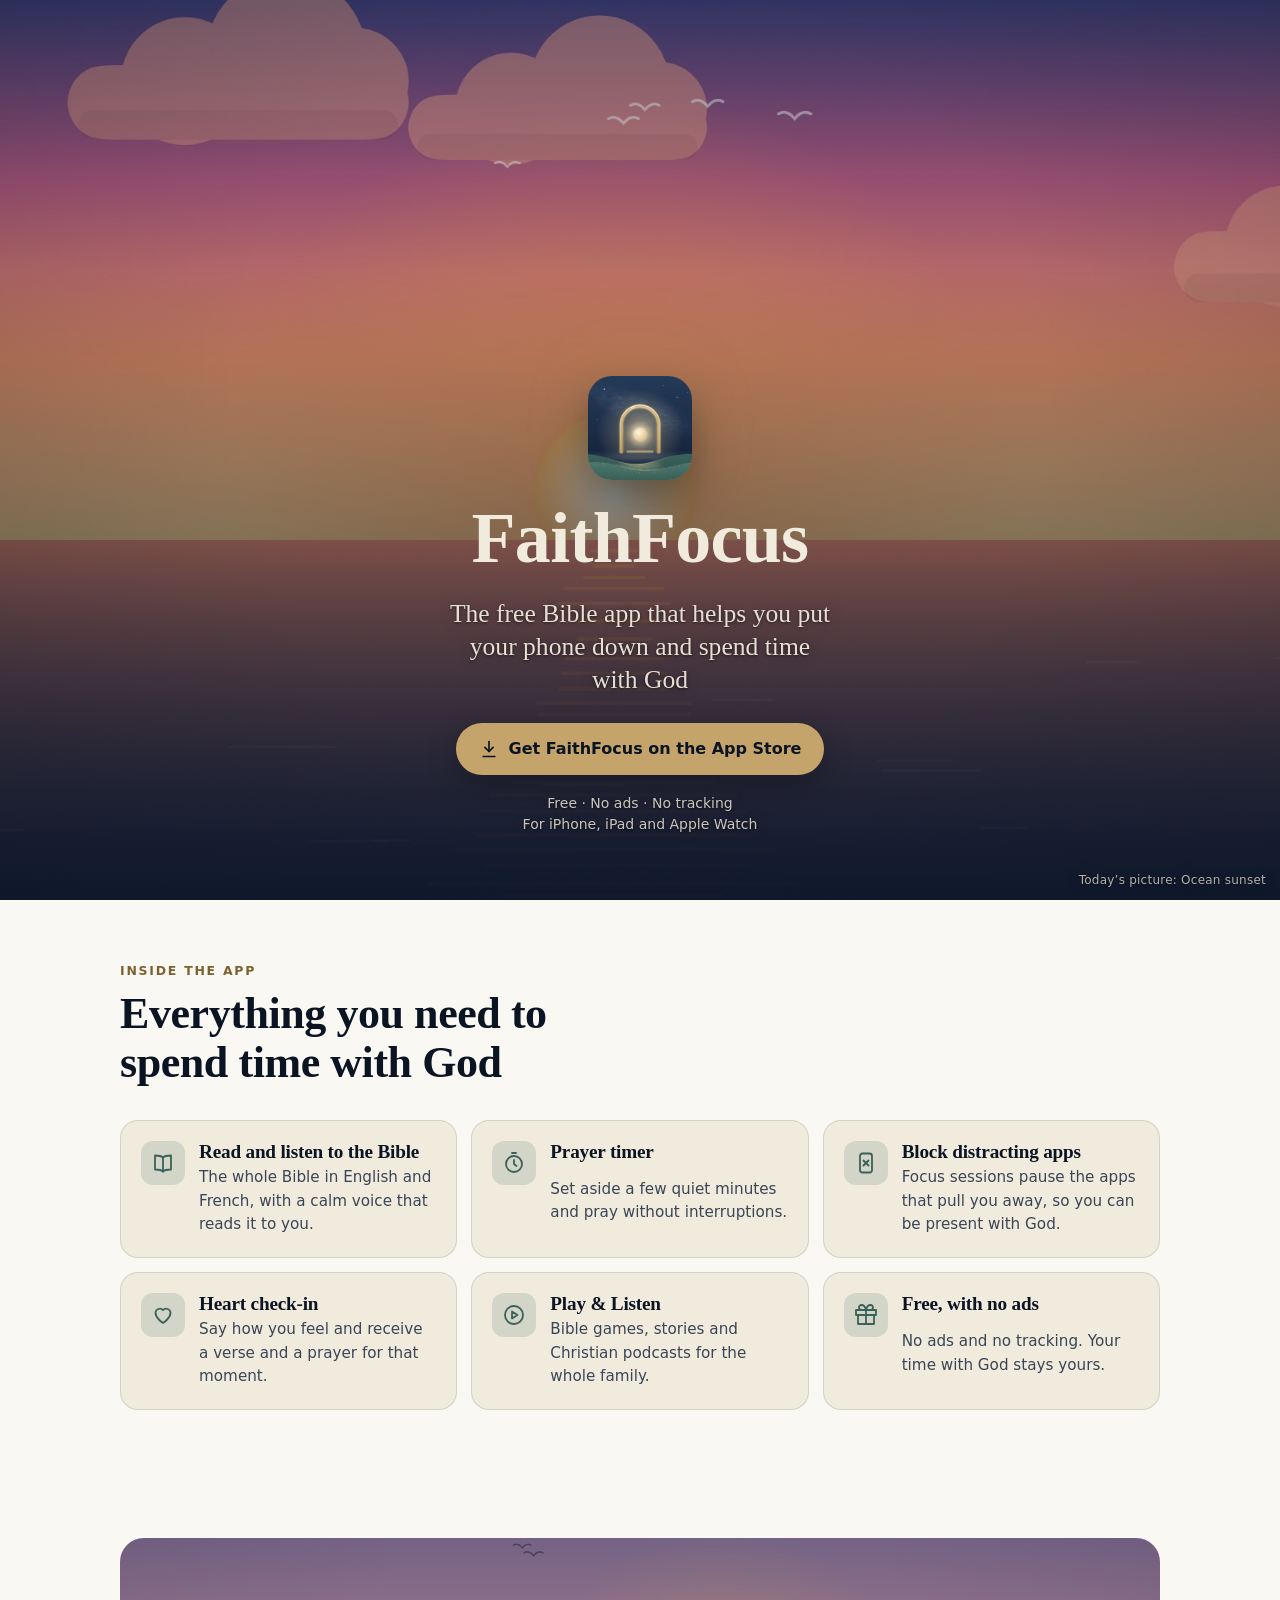
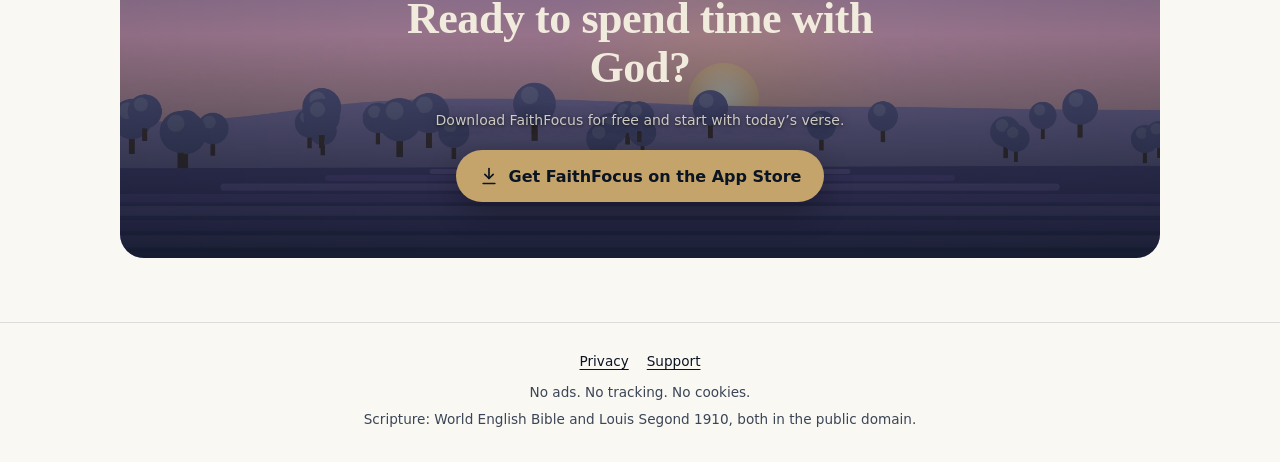
<file: index.html>
<!doctype html>
<html lang="en">
<head>
  <meta charset="utf-8">
  <meta name="viewport" content="width=device-width, initial-scale=1, viewport-fit=cover">
  <title>FaithFocus · Free Bible app</title>
  <meta name="description" content="The free Bible app that helps you put your phone down and spend time with God. Read and listen to the Bible, pray, block distracting apps. No ads, no tracking.">
  <meta http-equiv="Content-Security-Policy" content="default-src 'self'; script-src 'self'; style-src 'self'; font-src 'self'; img-src 'self' data:; connect-src 'self'; base-uri 'none'; form-action 'none'; object-src 'none'">
  <meta name="referrer" content="no-referrer">
  <meta name="theme-color" content="#0B1423">
  <meta name="apple-itunes-app" content="app-id=6830991960">

  <!-- Open Graph / Twitter. SITE BASE URL: https://faithfocusapp.github.io (see README.md to change it). -->
  <meta property="og:type" content="website">
  <meta property="og:site_name" content="FaithFocus">
  <meta property="og:title" content="FaithFocus · Free Bible app">
  <meta property="og:description" content="The free Bible app that helps you put your phone down and spend time with God.">
  <meta property="og:url" content="https://faithfocusapp.github.io/">
  <meta property="og:image" content="https://faithfocusapp.github.io/og/invite.jpg">
  <meta property="og:image:width" content="1200">
  <meta property="og:image:height" content="630">
  <meta property="og:image:alt" content="The FaithFocus app icon over an illustrated mountain sunrise">
  <meta name="twitter:card" content="summary_large_image">
  <meta name="twitter:title" content="FaithFocus · Free Bible app">
  <meta name="twitter:description" content="The free Bible app that helps you put your phone down and spend time with God.">
  <meta name="twitter:image" content="https://faithfocusapp.github.io/og/invite.jpg">

  <link rel="icon" type="image/png" href="img/favicon-64.png">
  <link rel="apple-touch-icon" href="img/apple-touch-icon.png">
  <link rel="stylesheet" href="assets/site.css">
  <script src="assets/scenes.js"></script>
  <script src="assets/site.js"></script>
</head>
<body>
  <a class="skip" href="#features" data-i18n="featuresEyebrow">Inside the app</a>

  <header class="hero scene" id="hero" role="banner">
    <div class="hero-inner">
      <img class="app-icon rise" src="img/icon-256.png" width="104" height="104" alt="">
      <p class="invite-chip rise" id="invite" hidden>
        <svg viewBox="0 0 24 24" fill="none" stroke="currentColor" stroke-width="2" stroke-linecap="round" stroke-linejoin="round" aria-hidden="true"><path d="M20 12v9H4v-9"/><path d="M2 7h20v5H2z"/><path d="M12 21V7"/><path d="M12 7H7.5a2.5 2.5 0 0 1 0-5C11 2 12 7 12 7z"/><path d="M12 7h4.5a2.5 2.5 0 0 0 0-5C13 2 12 7 12 7z"/></svg>
        <span data-i18n="invited">A friend invited you to FaithFocus</span>
      </p>
      <h1 class="rise rise-2">FaithFocus</h1>
      <p class="tagline rise rise-2" data-i18n="tagline">The free Bible app that helps you put your phone down and spend time with God</p>
      <div class="actions rise rise-3">
        <a class="btn btn-gold" data-store href="https://apps.apple.com/app/id6830991960">
          <svg viewBox="0 0 24 24" fill="none" stroke="currentColor" stroke-width="2" stroke-linecap="round" stroke-linejoin="round" aria-hidden="true"><path d="M12 3v12"/><path d="m7 10 5 5 5-5"/><path d="M5 21h14"/></svg>
          <span data-i18n="storeCta">Get FaithFocus on the App Store</span>
        </a>
      </div>
      <p class="fine rise rise-3"><span data-i18n="freeNote">Free · No ads · No tracking</span><br><span data-i18n="devices">For iPhone, iPad and Apple Watch</span></p>
    </div>
    <p class="scene-caption" id="scene-caption" hidden></p>
  </header>

  <main>
    <section class="section" id="features" aria-labelledby="features-title">
      <div class="wrap">
        <p class="eyebrow" data-i18n="featuresEyebrow">Inside the app</p>
        <h2 id="features-title" data-i18n="featuresTitle">Everything you need to spend time with God</h2>
        <ul class="features">
          <li class="feature">
            <span class="feature-icon"><svg viewBox="0 0 24 24" fill="none" stroke="currentColor" stroke-width="1.8" stroke-linecap="round" stroke-linejoin="round" aria-hidden="true"><path d="M12 6.5C10.5 5 8 4.5 4 4.5v14c4 0 6.5.5 8 2 1.5-1.5 4-2 8-2v-14c-4 0-6.5.5-8 2z"/><path d="M12 6.5v14"/></svg></span>
            <h3 data-i18n="f1t">Read and listen to the Bible</h3>
            <p data-i18n="f1d">The whole Bible in English and French, with a calm voice that reads it to you.</p>
          </li>
          <li class="feature">
            <span class="feature-icon"><svg viewBox="0 0 24 24" fill="none" stroke="currentColor" stroke-width="1.8" stroke-linecap="round" stroke-linejoin="round" aria-hidden="true"><circle cx="12" cy="13" r="8"/><path d="M12 9v4l2.5 2"/><path d="M10 2h4"/></svg></span>
            <h3 data-i18n="f2t">Prayer timer</h3>
            <p data-i18n="f2d">Set aside a few quiet minutes and pray without interruptions.</p>
          </li>
          <li class="feature">
            <span class="feature-icon"><svg viewBox="0 0 24 24" fill="none" stroke="currentColor" stroke-width="1.8" stroke-linecap="round" stroke-linejoin="round" aria-hidden="true"><rect x="6" y="2.5" width="12" height="19" rx="2.5"/><path d="m9.5 9.5 5 5"/><path d="m14.5 9.5-5 5"/></svg></span>
            <h3 data-i18n="f3t">Block distracting apps</h3>
            <p data-i18n="f3d">Focus sessions pause the apps that pull you away, so you can be present with God.</p>
          </li>
          <li class="feature">
            <span class="feature-icon"><svg viewBox="0 0 24 24" fill="none" stroke="currentColor" stroke-width="1.8" stroke-linecap="round" stroke-linejoin="round" aria-hidden="true"><path d="M12 20s-7.5-4.6-7.5-10.2A4.3 4.3 0 0 1 12 7.2a4.3 4.3 0 0 1 7.5 2.6C19.5 15.4 12 20 12 20z"/></svg></span>
            <h3 data-i18n="f4t">Heart check-in</h3>
            <p data-i18n="f4d">Say how you feel and receive a verse and a prayer for that moment.</p>
          </li>
          <li class="feature">
            <span class="feature-icon"><svg viewBox="0 0 24 24" fill="none" stroke="currentColor" stroke-width="1.8" stroke-linecap="round" stroke-linejoin="round" aria-hidden="true"><circle cx="12" cy="12" r="9"/><path d="m10 8.5 5.5 3.5-5.5 3.5z"/></svg></span>
            <h3 data-i18n="f5t">Play &amp; Listen</h3>
            <p data-i18n="f5d">Bible games, stories and Christian podcasts for the whole family.</p>
          </li>
          <li class="feature">
            <span class="feature-icon"><svg viewBox="0 0 24 24" fill="none" stroke="currentColor" stroke-width="1.8" stroke-linecap="round" stroke-linejoin="round" aria-hidden="true"><path d="M20 12v9H4v-9"/><path d="M2 7h20v5H2z"/><path d="M12 21V7"/><path d="M12 7H7.5a2.5 2.5 0 0 1 0-5C11 2 12 7 12 7z"/><path d="M12 7h4.5a2.5 2.5 0 0 0 0-5C13 2 12 7 12 7z"/></svg></span>
            <h3 data-i18n="f6t">Free, with no ads</h3>
            <p data-i18n="f6d">No ads and no tracking. Your time with God stays yours.</p>
          </li>
        </ul>
      </div>
    </section>

    <section class="section cta" aria-labelledby="cta-title">
      <div class="wrap">
        <div class="scene" id="cta-scene">
          <h2 id="cta-title" data-i18n="ctaTitle">Ready to spend time with God?</h2>
          <p class="fine" data-i18n="ctaBody">Download FaithFocus for free and start with today’s verse.</p>
          <a class="btn btn-gold" data-store href="https://apps.apple.com/app/id6830991960">
          <svg viewBox="0 0 24 24" fill="none" stroke="currentColor" stroke-width="2" stroke-linecap="round" stroke-linejoin="round" aria-hidden="true"><path d="M12 3v12"/><path d="m7 10 5 5 5-5"/><path d="M5 21h14"/></svg>
          <span data-i18n="storeCta">Get FaithFocus on the App Store</span>
        </a>
        </div>
      </div>
    </section>
  </main>

  <footer class="site-footer">
    <nav aria-label="Links">
      <a href="https://oyftrluhldbqgrnkiwgt.supabase.co/functions/v1/pages/privacy" rel="noopener" data-i18n="privacy">Privacy</a>
      <a href="https://oyftrluhldbqgrnkiwgt.supabase.co/functions/v1/pages/support" rel="noopener" data-i18n="support">Support</a>
    </nav>
    <p data-i18n="footerPromise">No ads. No tracking. No cookies.</p>
    <p data-i18n="credit">Scripture: World English Bible and Louis Segond 1910, both in the public domain.</p>
  </footer>

  <script src="assets/home.js"></script>
</body>
</html>
</file>
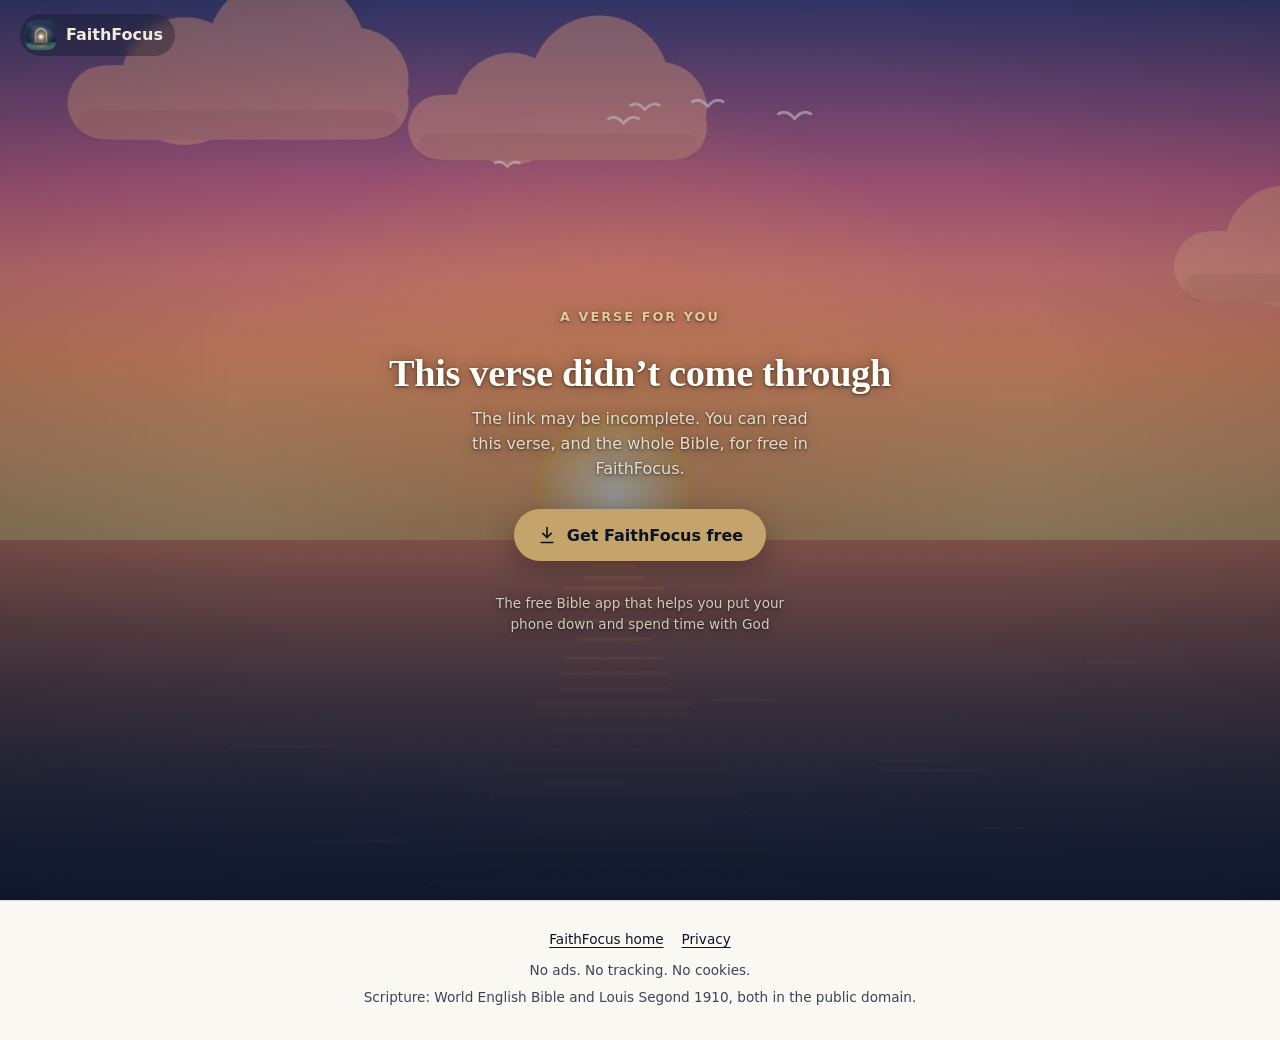
<file: v/index.html>
<!doctype html>
<html lang="en">
<head>
  <meta charset="utf-8">
  <meta name="viewport" content="width=device-width, initial-scale=1, viewport-fit=cover">
  <title>A verse for you · FaithFocus</title>
  <meta name="description" content="A friend shared a Bible verse with you. Read it here, then open it in FaithFocus, the free Bible app that helps you put your phone down and spend time with God.">
  <meta http-equiv="Content-Security-Policy" content="default-src 'self'; script-src 'self'; style-src 'self'; font-src 'self'; img-src 'self' data:; connect-src 'self'; base-uri 'none'; form-action 'none'; object-src 'none'">
  <meta name="referrer" content="no-referrer">
  <meta name="theme-color" content="#0B1423">
  <!-- Safari's Smart App Banner. verse.js adds app-argument=faithfocus://bible/BOOK/CH/VS while the head loads. -->
  <meta name="apple-itunes-app" content="app-id=6830991960">

  <!-- Open Graph / Twitter. SITE BASE URL: https://faithfocusapp.github.io (see README.md to change it).
       Link previews are fetched without JavaScript, so these stay the same for every verse. -->
  <meta property="og:type" content="website">
  <meta property="og:site_name" content="FaithFocus">
  <meta property="og:title" content="A verse for you · FaithFocus">
  <meta property="og:description" content="Tap to read it, then open it in FaithFocus, the free Bible app.">
  <meta property="og:image" content="https://faithfocusapp.github.io/og/verse.jpg">
  <meta property="og:image:width" content="1200">
  <meta property="og:image:height" content="630">
  <meta property="og:image:alt" content="A verse for you, over an illustrated field of golden wheat">
  <meta name="twitter:card" content="summary_large_image">
  <meta name="twitter:title" content="A verse for you · FaithFocus">
  <meta name="twitter:description" content="Tap to read it, then open it in FaithFocus, the free Bible app.">
  <meta name="twitter:image" content="https://faithfocusapp.github.io/og/verse.jpg">

  <link rel="icon" type="image/png" href="../img/favicon-64.png">
  <link rel="apple-touch-icon" href="../img/apple-touch-icon.png">
  <link rel="stylesheet" href="../assets/site.css">
  <script src="../assets/scenes.js"></script>
  <script src="../assets/site.js"></script>
  <script src="../assets/books.js"></script>
  <script src="../assets/verse.js"></script>
</head>
<body>
  <main class="stage scene" id="stage">
    <a class="brand" id="brand" href="../" data-i18n-label="home" aria-label="FaithFocus home">
      <img src="../img/icon-256.png" width="30" height="30" alt="">
      <span>FaithFocus</span>
    </a>

    <div class="verse-wrap">
      <p class="verse-eyebrow rise" data-i18n="verseFor">A verse for you</p>

      <p class="loading" id="loading" role="status" data-i18n="loading">Loading the verse…</p>

      <figure class="verse rise rise-2" id="verse" hidden>
        <blockquote id="verse-text"></blockquote>
        <figcaption>
          <cite class="ref" id="verse-ref"></cite>
          <span class="edition" id="verse-edition"></span>
        </figcaption>
      </figure>

      <div class="error" id="error" hidden>
        <h1 data-i18n="errTitle">This verse didn’t come through</h1>
        <p data-i18n="errBody">The link may be incomplete. You can read this verse, and the whole Bible, for free in FaithFocus.</p>
      </div>

      <div class="actions rise rise-3" id="actions">
        <a class="btn btn-gold" data-store href="https://apps.apple.com/app/id6830991960">
          <svg viewBox="0 0 24 24" fill="none" stroke="currentColor" stroke-width="2" stroke-linecap="round" stroke-linejoin="round" aria-hidden="true"><path d="M12 3v12"/><path d="m7 10 5 5 5-5"/><path d="M5 21h14"/></svg>
          <span data-i18n="getFree">Get FaithFocus free</span>
        </a>
        <a class="btn btn-ghost btn-small" id="open-app" href="faithfocus://bible" hidden>
          <svg viewBox="0 0 24 24" fill="none" stroke="currentColor" stroke-width="2" stroke-linecap="round" stroke-linejoin="round" aria-hidden="true"><path d="M12 6.5C10.5 5 8 4.5 4 4.5v14c4 0 6.5.5 8 2 1.5-1.5 4-2 8-2v-14c-4 0-6.5.5-8 2z"/><path d="M12 6.5v14"/></svg>
          <span data-i18n="openApp">Open in FaithFocus</span>
        </a>
      </div>

      <div class="tools" id="tools" hidden>
        <button type="button" class="btn btn-ghost btn-small" id="copy">
          <svg viewBox="0 0 24 24" fill="none" stroke="currentColor" stroke-width="2" stroke-linecap="round" stroke-linejoin="round" aria-hidden="true"><rect x="9" y="9" width="12" height="12" rx="2"/><path d="M5 15V5a2 2 0 0 1 2-2h10"/></svg>
          <span id="copy-label" data-i18n="copy">Copy</span>
        </button>
        <button type="button" class="btn btn-ghost btn-small" id="share" hidden>
          <svg viewBox="0 0 24 24" fill="none" stroke="currentColor" stroke-width="2" stroke-linecap="round" stroke-linejoin="round" aria-hidden="true"><path d="M12 3v13"/><path d="m7 8 5-5 5 5"/><path d="M5 13v6a2 2 0 0 0 2 2h10a2 2 0 0 0 2-2v-6"/></svg>
          <span data-i18n="share">Share</span>
        </button>
        <button type="button" class="btn btn-ghost btn-small" id="chapter-toggle" aria-expanded="false" aria-controls="chapter">
          <svg viewBox="0 0 24 24" fill="none" stroke="currentColor" stroke-width="2" stroke-linecap="round" stroke-linejoin="round" aria-hidden="true"><path d="M4 6h16"/><path d="M4 12h16"/><path d="M4 18h10"/></svg>
          <span id="chapter-label" data-i18n="readChapter">Read the whole chapter</span>
        </button>
      </div>

      <p class="app-note" data-i18n="tagline">The free Bible app that helps you put your phone down and spend time with God</p>
      <p class="sr-only" id="announce" aria-live="polite"></p>
    </div>
  </main>

  <section class="chapter" id="chapter" aria-labelledby="chapter-title" hidden>
    <div class="wrap">
      <h2 id="chapter-title"></h2>
      <ol id="chapter-verses"></ol>
    </div>
  </section>

  <footer class="site-footer">
    <nav aria-label="Links">
      <a href="../" data-i18n="home">FaithFocus home</a>
      <a href="https://oyftrluhldbqgrnkiwgt.supabase.co/functions/v1/pages/privacy" rel="noopener" data-i18n="privacy">Privacy</a>
    </nav>
    <p data-i18n="footerPromise">No ads. No tracking. No cookies.</p>
    <p data-i18n="credit">Scripture: World English Bible and Louis Segond 1910, both in the public domain.</p>
  </footer>
</body>
</html>
</file>
<file: assets/site.css>
/* FaithFocus website. Brand tokens match DESIGN_SYSTEM.md (light: ivory/parchment/jade/deep gold; dark: midnight). */
:root {
  --midnight: #0B1423;
  --gold-bright: #C4A46B;
  --parchment-light: #F1EBDD;

  --bg: #FAF8F3;
  --surface: #F1EBDD;
  --surface-2: #FFFFFF;
  --ink: #0B1423;
  --ink-soft: #3A4556;
  --line: rgba(11, 20, 35, 0.12);
  --gold: #7D6230;
  --jade: #3B6258;
  --jade-ink: #FFFFFF;
  --focus: #3B6258;

  --serif: "Newsreader", "New York", ui-serif, Georgia, "Times New Roman", serif;
  --sans: "Inter", -apple-system, BlinkMacSystemFont, "Segoe UI", Roboto, system-ui, sans-serif;
  --radius: 18px;
  --gutter: 20px;
  color-scheme: light dark;
}
@media (prefers-color-scheme: dark) {
  :root {
    --bg: #0B1423;
    --surface: #1A2638;
    --surface-2: #142033;
    --ink: #F1EBDD;
    --ink-soft: #C3CAD6;
    --line: rgba(241, 235, 221, 0.14);
    --gold: #C4A46B;
    --jade: #7FAE9F;
    --jade-ink: #0B1423;
    --focus: #C4A46B;
  }
}

*, *::before, *::after { box-sizing: border-box; }
html { -webkit-text-size-adjust: 100%; text-size-adjust: 100%; }
body {
  margin: 0;
  background: var(--bg);
  color: var(--ink);
  font-family: var(--sans);
  font-size: 1rem;
  line-height: 1.55;
  -webkit-font-smoothing: antialiased;
  overflow-x: hidden;
}
img { max-width: 100%; display: block; }
a { color: inherit; }
h1, h2, h3 { font-family: var(--serif); font-weight: 600; line-height: 1.12; margin: 0; letter-spacing: -0.01em; }
p { margin: 0; }
[hidden] { display: none !important; }
:focus-visible { outline: 3px solid var(--focus); outline-offset: 3px; border-radius: 6px; }

.skip {
  position: absolute; left: 12px; top: -60px; z-index: 10;
  background: var(--surface-2); color: var(--ink); padding: 10px 14px; border-radius: 10px; text-decoration: none;
}
.skip:focus { top: 12px; }
.sr-only {
  position: absolute; width: 1px; height: 1px; padding: 0; margin: -1px; overflow: hidden; clip: rect(0 0 0 0); white-space: nowrap; border: 0;
}

/* ---------- Scene backgrounds (drawn by the app's Scenery renderer) ---------- */
.scene {
  position: relative;
  isolation: isolate;
  background-color: var(--midnight);
  background-image: var(--scene-tall, url(../scenes/sunriseMountains.jpg));
  background-size: cover;
  background-position: center;
  color: var(--parchment-light);
}
@media (min-aspect-ratio: 1/1) {
  .scene { background-image: var(--scene-wide, url(../scenes/wide/sunriseMountains.jpg)); }
}
/* A scrim so light text stays readable on bright scenes (stronger for daytime skies). */
.scene::before {
  content: "";
  position: absolute; inset: 0; z-index: -1;
  background:
    linear-gradient(180deg, rgba(11, 20, 35, 0.30) 0%, rgba(11, 20, 35, 0.22) 30%, rgba(11, 20, 35, 0.62) 72%, rgba(11, 20, 35, 0.88) 100%);
}
.scene[data-dark="false"]::before {
  background:
    linear-gradient(180deg, rgba(11, 20, 35, 0.42) 0%, rgba(11, 20, 35, 0.36) 30%, rgba(11, 20, 35, 0.70) 72%, rgba(11, 20, 35, 0.90) 100%);
}
.scene-caption {
  position: absolute; right: 14px; bottom: 10px;
  font-size: 0.75rem; color: rgba(241, 235, 221, 0.72); letter-spacing: 0.02em;
}

/* ---------- Buttons ---------- */
.actions { display: flex; flex-wrap: wrap; gap: 12px; justify-content: center; }
.btn {
  display: inline-flex; align-items: center; justify-content: center; gap: 10px;
  min-height: 52px; padding: 12px 22px;
  border-radius: 999px; border: 1px solid transparent;
  font: 600 1rem/1.2 var(--sans); text-decoration: none; cursor: pointer;
  transition: transform 0.15s ease, background-color 0.15s ease, box-shadow 0.15s ease;
}
.btn svg { width: 20px; height: 20px; flex: none; }
.btn-gold { background: var(--gold-bright); color: var(--midnight); box-shadow: 0 10px 30px rgba(0, 0, 0, 0.28); }
.btn-gold:hover { background: #D2B57F; }
.btn-ghost { background: rgba(241, 235, 221, 0.12); color: var(--parchment-light); border-color: rgba(241, 235, 221, 0.45); backdrop-filter: blur(6px); -webkit-backdrop-filter: blur(6px); }
.btn-ghost:hover { background: rgba(241, 235, 221, 0.2); }
.btn-small { min-height: 44px; padding: 8px 16px; font-size: 0.9375rem; }
@media (prefers-reduced-motion: no-preference) {
  .btn:active { transform: scale(0.97); }
}

/* App Store button: badge layout (two lines on black), no Apple artwork. */
.store {
  display: inline-flex; align-items: center; gap: 12px;
  min-height: 56px; padding: 9px 22px 9px 18px;
  background: #000; color: #fff; text-decoration: none;
  border-radius: 14px; border: 1px solid rgba(255, 255, 255, 0.55);
  box-shadow: 0 12px 30px rgba(0, 0, 0, 0.32);
  transition: transform 0.15s ease;
}
.store svg { width: 26px; height: 26px; flex: none; }
.store span { display: flex; flex-direction: column; text-align: left; line-height: 1.1; }
.store small { font-size: 0.72rem; letter-spacing: 0.02em; opacity: 0.9; }
.store strong { font-size: 1.32rem; font-weight: 600; letter-spacing: -0.01em; }
@media (prefers-reduced-motion: no-preference) {
  .store:active { transform: scale(0.97); }
}

/* ---------- Landing page ---------- */
.hero {
  min-height: 100vh; min-height: 100svh;
  display: flex; flex-direction: column; align-items: center; justify-content: flex-end;
  text-align: center;
  padding: 72px var(--gutter) 64px;
}
.hero-inner { width: 100%; max-width: 560px; display: flex; flex-direction: column; align-items: center; gap: 18px; }
.app-icon { width: 104px; height: 104px; border-radius: 24px; box-shadow: 0 18px 44px rgba(0, 0, 0, 0.42), 0 0 60px rgba(196, 164, 107, 0.28); }
.invite-chip {
  display: inline-flex; align-items: center; gap: 8px;
  padding: 8px 14px; border-radius: 999px;
  background: rgba(196, 164, 107, 0.2); border: 1px solid rgba(196, 164, 107, 0.6);
  color: #F4E6C6; font-weight: 600; font-size: 0.9375rem;
}
.invite-chip svg { width: 18px; height: 18px; }
.hero h1 { font-size: clamp(2.75rem, 11vw, 4.5rem); color: var(--parchment-light); }
.tagline { font-family: var(--serif); font-size: clamp(1.25rem, 5vw, 1.6rem); line-height: 1.3; color: rgba(241, 235, 221, 0.94); max-width: 30ch; }
.fine { font-size: 0.875rem; color: rgba(241, 235, 221, 0.82); }
.hero .actions { margin-top: 8px; }

.section { padding: 64px var(--gutter); }
.wrap { max-width: 1040px; margin: 0 auto; }
.eyebrow { font: 600 0.78rem/1.2 var(--sans); letter-spacing: 0.14em; text-transform: uppercase; color: var(--gold); margin-bottom: 10px; }
.section h2 { font-size: clamp(1.9rem, 7vw, 2.75rem); max-width: 22ch; }
.features {
  list-style: none; margin: 32px 0 0; padding: 0;
  display: grid; gap: 14px; grid-template-columns: 1fr;
}
@media (min-width: 640px) { .features { grid-template-columns: 1fr 1fr; } }
@media (min-width: 960px) { .features { grid-template-columns: 1fr 1fr 1fr; } }
.feature {
  background: var(--surface); border: 1px solid var(--line); border-radius: var(--radius);
  padding: 20px; display: grid; grid-template-columns: 44px 1fr; gap: 4px 14px; align-items: start;
}
.feature-icon {
  grid-row: span 2; width: 44px; height: 44px; border-radius: 12px;
  display: grid; place-items: center;
  background: color-mix(in srgb, var(--jade) 16%, transparent); color: var(--jade);
}
.feature-icon svg { width: 24px; height: 24px; }
.feature h3 { font-size: 1.2rem; }
.feature p { color: var(--ink-soft); font-size: 0.95rem; }

.cta { text-align: center; }
.cta .wrap { display: flex; flex-direction: column; align-items: center; gap: 18px; }
.cta h2 { margin: 0 auto; }
.cta .scene { border-radius: 24px; overflow: hidden; padding: 56px 22px; width: 100%; display: flex; flex-direction: column; align-items: center; gap: 18px; }

.site-footer {
  padding: 28px var(--gutter) calc(32px + env(safe-area-inset-bottom));
  border-top: 1px solid var(--line);
  color: var(--ink-soft); font-size: 0.85rem; text-align: center;
}
.site-footer nav { display: flex; gap: 18px; justify-content: center; flex-wrap: wrap; margin-bottom: 10px; }
.site-footer a { color: var(--ink); text-underline-offset: 3px; }
.site-footer p + p { margin-top: 6px; }

/* ---------- Verse page ---------- */
.stage {
  min-height: 100vh; min-height: 100svh;
  display: flex; flex-direction: column;
  padding: calc(14px + env(safe-area-inset-top)) var(--gutter) calc(28px + env(safe-area-inset-bottom));
}
.brand {
  display: inline-flex; align-items: center; gap: 10px; align-self: flex-start;
  color: var(--parchment-light); text-decoration: none; font-weight: 600; font-size: 1rem;
  padding: 6px 12px 6px 6px; border-radius: 999px; background: rgba(11, 20, 35, 0.35);
  -webkit-backdrop-filter: blur(6px); backdrop-filter: blur(6px);
}
.brand img { width: 30px; height: 30px; border-radius: 8px; }
.verse-wrap {
  flex: 1; width: 100%; max-width: 720px; margin: 0 auto;
  display: flex; flex-direction: column; justify-content: center; gap: 28px;
  padding: 40px 0 24px;
}
.verse-eyebrow { font: 600 0.8rem/1.2 var(--sans); letter-spacing: 0.16em; text-transform: uppercase; color: #E2C998; text-align: center; }
.verse { margin: 0; text-align: center; }
.verse blockquote {
  margin: 0;
  font-family: var(--serif); font-weight: 500;
  font-size: clamp(1.6rem, 7.2vw, 2.6rem); line-height: 1.3;
  color: #FFFDF7; text-wrap: balance;
  text-shadow: 0 2px 18px rgba(0, 0, 0, 0.45), 0 1px 2px rgba(0, 0, 0, 0.35);
}
.verse blockquote.long { font-size: clamp(1.3rem, 5.6vw, 2rem); }
.verse blockquote.very-long { font-size: clamp(1.1rem, 4.6vw, 1.6rem); line-height: 1.38; }
.verse blockquote sup { font-family: var(--sans); font-size: 0.5em; font-weight: 600; color: #E2C998; margin-right: 0.2em; }
.verse figcaption { margin-top: 18px; display: flex; flex-direction: column; gap: 2px; align-items: center; }
.verse .ref { font-family: var(--serif); font-size: 1.3rem; font-weight: 600; color: #E9D3A6; }
.verse .edition { font-size: 0.8rem; color: rgba(241, 235, 221, 0.92); letter-spacing: 0.02em; }
.verse figcaption, .verse-eyebrow, .app-note, .loading, .error, .scene-caption, .fine, .tagline {
  text-shadow: 0 1px 3px rgba(0, 0, 0, 0.55), 0 0 14px rgba(0, 0, 0, 0.35);
}
.loading { text-align: center; color: rgba(241, 235, 221, 0.9); }
.stage .actions { flex-direction: column; align-items: stretch; max-width: 360px; width: 100%; margin: 0 auto; }
.stage .actions .btn { width: 100%; }
.tools { display: flex; gap: 10px; justify-content: center; flex-wrap: wrap; margin-top: 4px; }
.tools .btn { flex: 1 1 auto; }
.app-note { text-align: center; font-size: 0.85rem; color: rgba(241, 235, 221, 0.82); max-width: 36ch; margin: 4px auto 0; }
.error { text-align: center; display: flex; flex-direction: column; gap: 12px; align-items: center; }
.error h1 { font-size: clamp(1.8rem, 7vw, 2.4rem); color: #FFFDF7; }
.error p { color: rgba(241, 235, 221, 0.9); max-width: 34ch; }

.chapter { background: var(--bg); padding: 40px var(--gutter) 24px; }
.chapter .wrap { max-width: 680px; }
.chapter h2 { font-size: 1.9rem; margin-bottom: 18px; }
.chapter ol { list-style: none; margin: 0; padding: 0; font-family: var(--serif); font-size: 1.15rem; line-height: 1.7; }
.chapter li { padding: 2px 8px; border-radius: 8px; }
.chapter li b { font-family: var(--sans); font-size: 0.7rem; font-weight: 600; color: var(--gold); margin-right: 6px; vertical-align: 0.35em; }
.chapter li.mark { background: color-mix(in srgb, var(--gold-bright) 24%, transparent); }

@media (min-width: 720px) {
  .stage .actions { flex-direction: row; justify-content: center; max-width: none; }
  .stage .actions .btn { width: auto; }
}

/* Gentle entrance, only when motion is welcome. */
@media (prefers-reduced-motion: no-preference) {
  .rise { animation: rise 0.7s cubic-bezier(0.2, 0.7, 0.2, 1) both; }
  .rise-2 { animation-delay: 0.08s; }
  .rise-3 { animation-delay: 0.16s; }
  @keyframes rise { from { transform: translateY(14px); } to { transform: none; } }
}
</file>
